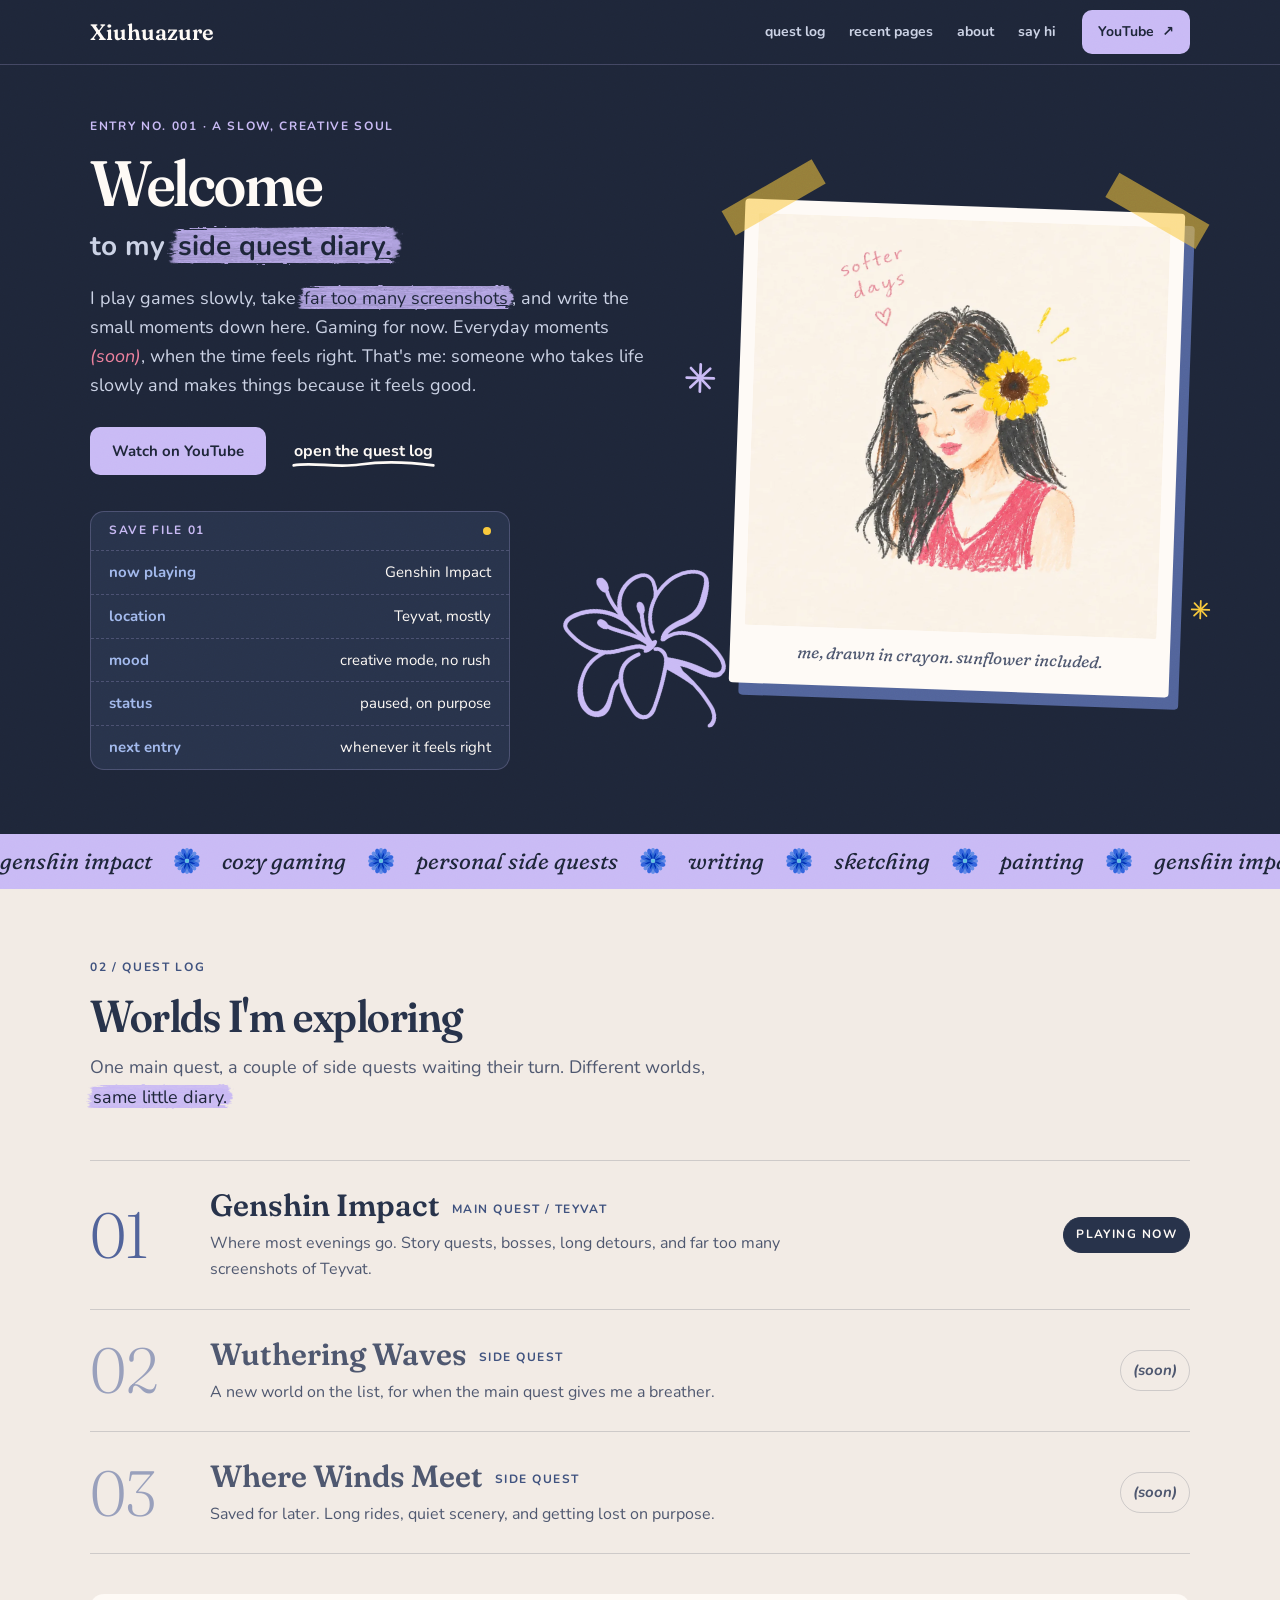
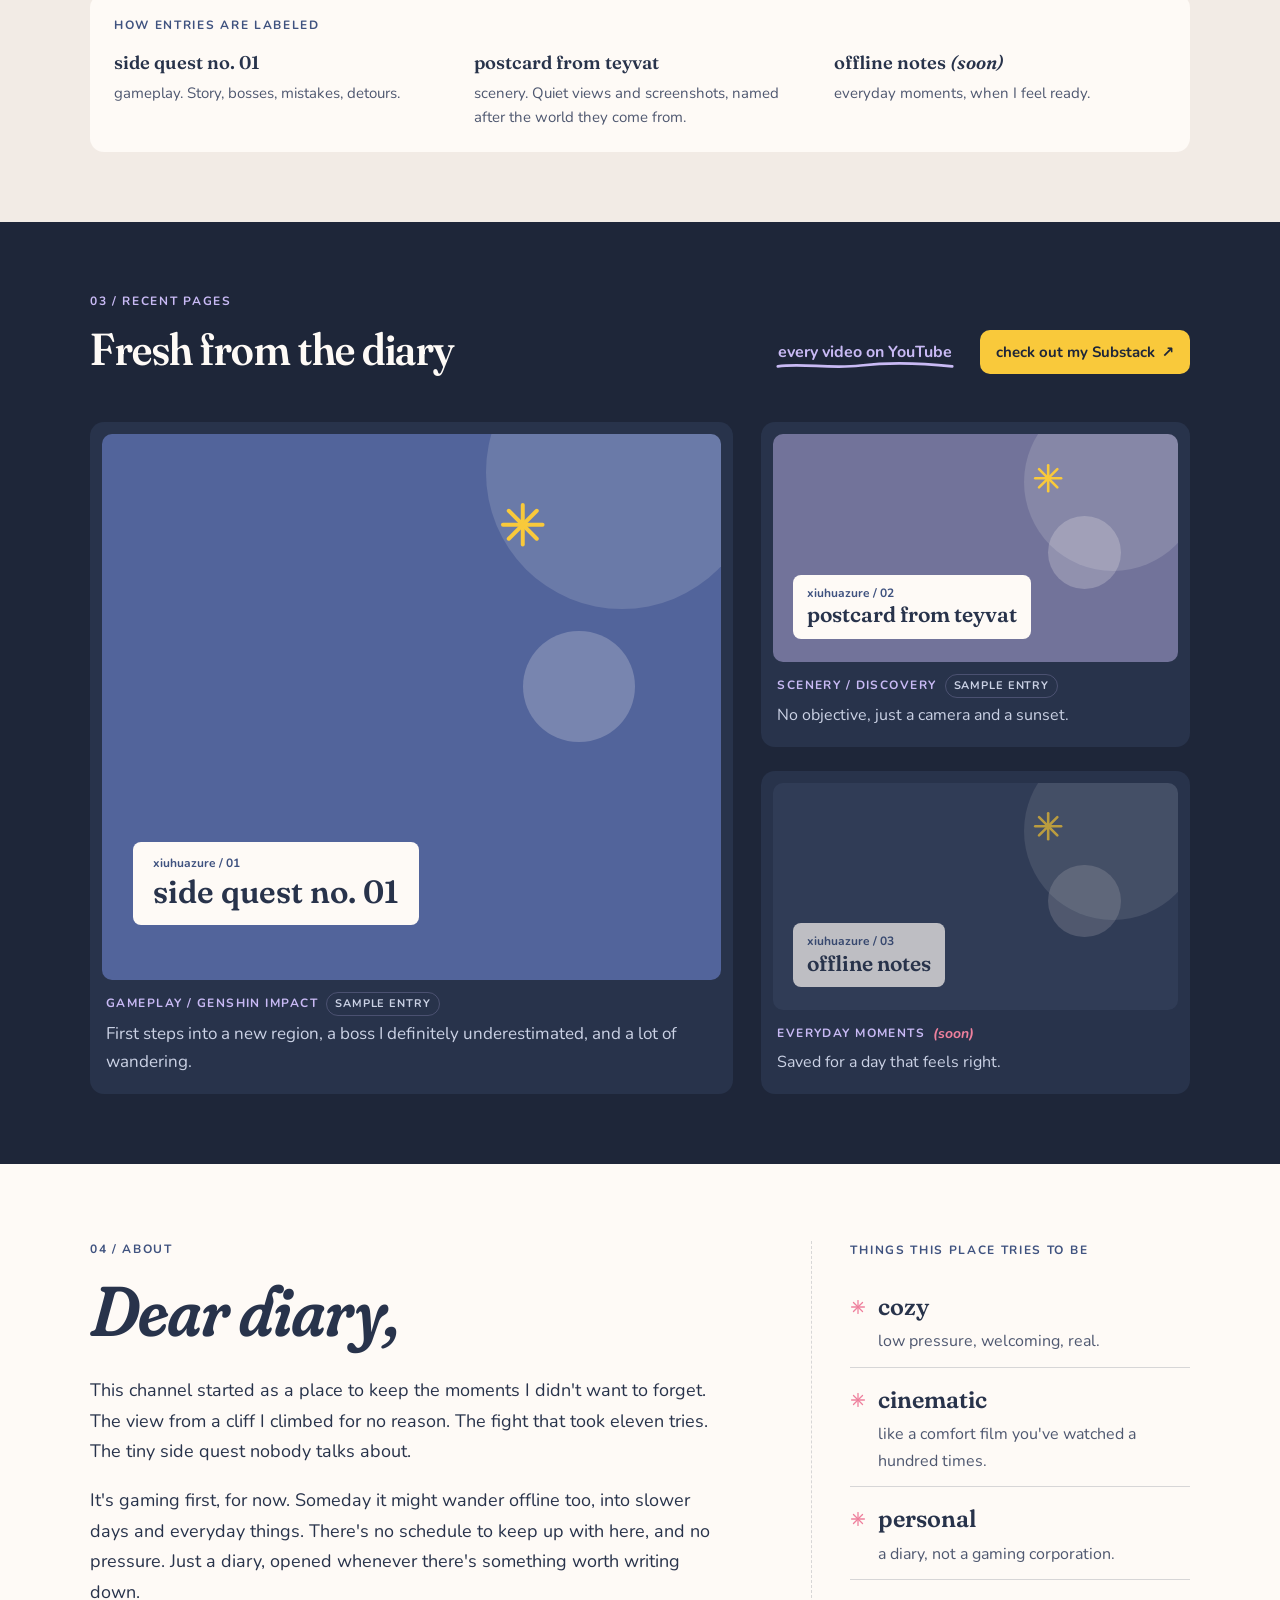
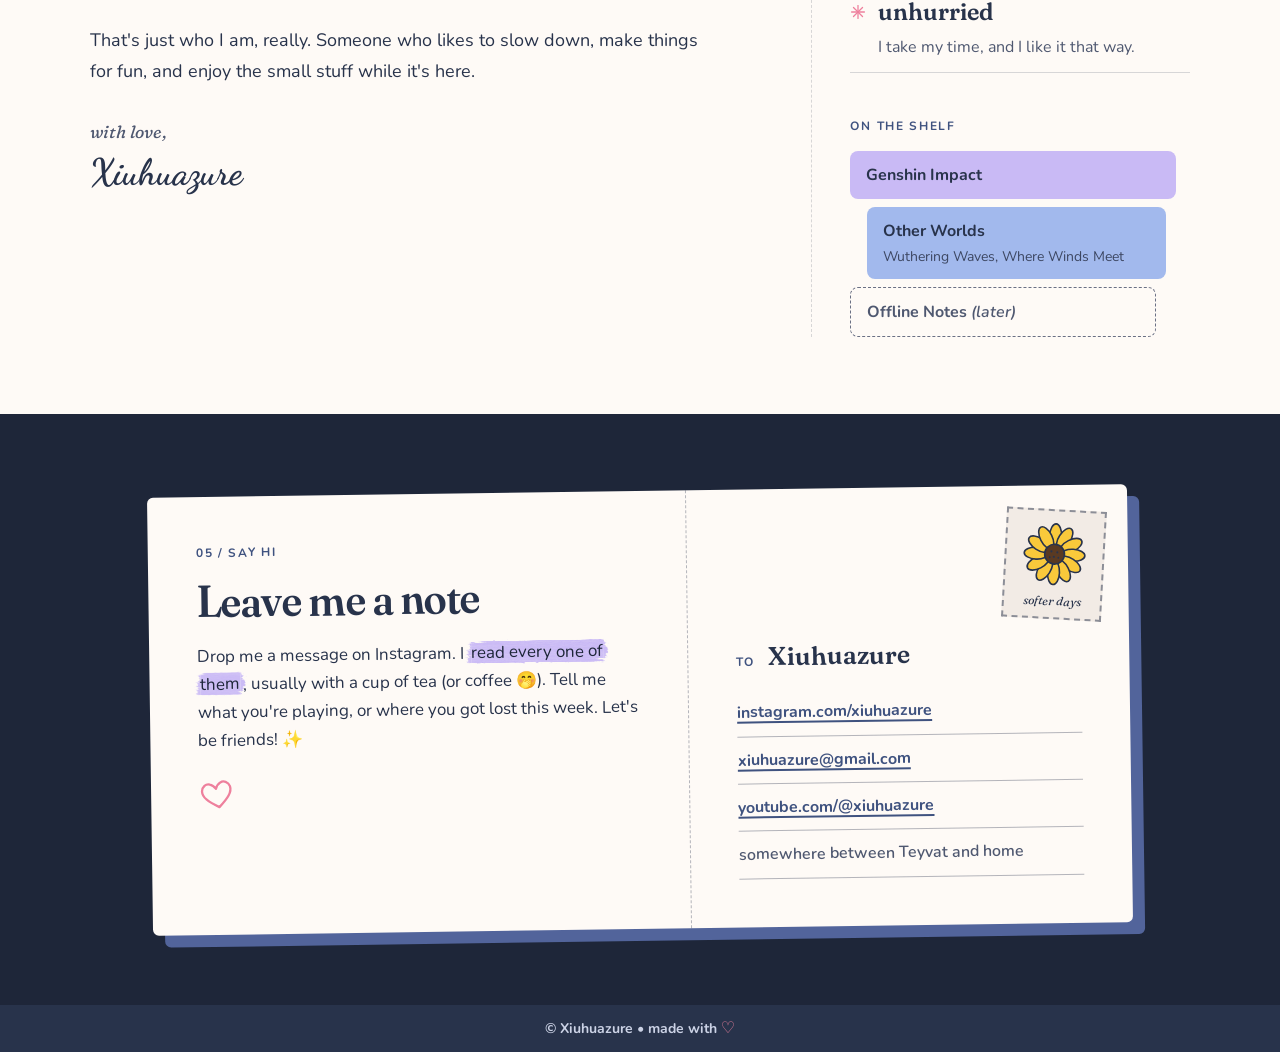
<file: index.html>
<!doctype html>
<html lang="en">
<head>
  <meta charset="utf-8">
  <meta name="viewport" content="width=device-width, initial-scale=1">
  <title>xiuhuazure's corner</title>
  <meta name="description" content="Xiuhuazure is a gaming-first visual diary of quests, scenery, mistakes, and small moments worth remembering. Genshin Impact now, more worlds soon.">
  <meta name="theme-color" content="#1E2639">
  <link rel="canonical" href="https://xiuhuazure.pages.dev/">

  <meta property="og:type" content="website">
  <meta property="og:title" content="xiuhuazure's corner">
  <meta property="og:description" content="A personal side quest diary. Genshin Impact, cozy gaming, personal side quests.">
  <meta property="og:url" content="https://xiuhuazure.pages.dev/">
  <meta property="og:image" content="https://xiuhuazure.pages.dev/assets/og-portrait.jpg?v=2">
  <meta name="twitter:card" content="summary">

  <link rel="icon" href="/favicon.ico" sizes="any">
  <link rel="icon" href="/favicon-32.png?v=2" type="image/png" sizes="32x32">
  <link rel="icon" href="/assets/icon-192.png?v=2" type="image/png" sizes="192x192">
  <link rel="apple-touch-icon" href="/assets/apple-touch-icon.png?v=2">

  <link rel="preconnect" href="https://fonts.googleapis.com">
  <link rel="preconnect" href="https://fonts.gstatic.com" crossorigin>
  <link href="https://fonts.googleapis.com/css2?family=Fraunces:ital,opsz,wght,SOFT,WONK@0,9..144,300..900,0..100,0..1;1,9..144,300..900,0..100,0..1&family=Nunito:ital,wght@0,400..800;1,400..800&display=swap" rel="stylesheet">
  <link href="https://fonts.googleapis.com/css2?family=Dancing+Script:wght@700&text=Xiuhuazure&display=swap" rel="stylesheet">
  <link rel="stylesheet" href="/styles.css?v=20">
</head>
<body>

  <!-- shared drawings, reused with <use> -->
  <svg width="0" height="0" style="position:absolute" aria-hidden="true" focusable="false">
    <defs>
      <symbol id="glint" viewBox="0 0 40 40">
        <g stroke="currentColor" stroke-width="3.2" stroke-linecap="round" fill="none">
          <path d="M20 4v32"/><path d="M4 20h32"/><path d="M8.7 8.7l22.6 22.6"/><path d="M31.3 8.7L8.7 31.3"/>
        </g>
      </symbol>
      <symbol id="sunflower" viewBox="0 0 100 100">
        <g fill="#F9C93B" stroke="#28334B" stroke-width="2.4" stroke-linejoin="round">
          <ellipse cx="50" cy="22" rx="9" ry="18"/>
          <ellipse cx="50" cy="22" rx="9" ry="18" transform="rotate(30 50 50)"/>
          <ellipse cx="50" cy="22" rx="9" ry="18" transform="rotate(60 50 50)"/>
          <ellipse cx="50" cy="22" rx="9" ry="18" transform="rotate(90 50 50)"/>
          <ellipse cx="50" cy="22" rx="9" ry="18" transform="rotate(120 50 50)"/>
          <ellipse cx="50" cy="22" rx="9" ry="18" transform="rotate(150 50 50)"/>
          <ellipse cx="50" cy="22" rx="9" ry="18" transform="rotate(180 50 50)"/>
          <ellipse cx="50" cy="22" rx="9" ry="18" transform="rotate(210 50 50)"/>
          <ellipse cx="50" cy="22" rx="9" ry="18" transform="rotate(240 50 50)"/>
          <ellipse cx="50" cy="22" rx="9" ry="18" transform="rotate(270 50 50)"/>
          <ellipse cx="50" cy="22" rx="9" ry="18" transform="rotate(300 50 50)"/>
          <ellipse cx="50" cy="22" rx="9" ry="18" transform="rotate(330 50 50)"/>
        </g>
        <circle cx="50" cy="50" r="15" fill="#5A3A22" stroke="#28334B" stroke-width="2.4"/>
        <g fill="#28334B"><circle cx="45" cy="46" r="1.6"/><circle cx="54" cy="47" r="1.6"/><circle cx="49" cy="54" r="1.6"/><circle cx="56" cy="55" r="1.4"/><circle cx="43" cy="55" r="1.4"/></g>
      </symbol>
      <symbol id="heart" viewBox="0 0 40 36">
        <path d="M20 32C9 24 3 18 4 11c1-5 6-8 10-6 3 1 5 4 6 6 1-2 3-5 6-6 4-2 9 1 10 6 1 7-5 13-16 21z" fill="none" stroke="currentColor" stroke-width="2.6" stroke-linecap="round" stroke-linejoin="round"/>
      </symbol>
    </defs>
  </svg>

  <a class="skip" href="#main">Skip to the diary</a>

  <header class="top">
    <div class="wrap top__inner">
      <a class="wordmark" href="#top" aria-label="Xiuhuazure, back to the first page">Xiuhuazure</a>
      <nav class="nav" aria-label="Sections">
        <a href="#quests">quest log</a>
        <a href="#pages">recent pages</a>
        <a href="#about">about</a>
        <a href="#hello">say hi</a>
      </nav>
      <a class="btn btn--small" href="https://www.youtube.com/@xiuhuazure" target="_blank" rel="noopener">YouTube <span aria-hidden="true">↗</span></a>
    </div>
  </header>

  <main id="main">

    <!-- 01 hero: midnight -->
    <section class="hero" id="top">
      <div class="wrap hero__grid">
        <div class="hero__text">
          <p class="eyebrow">entry no. 001 <span aria-hidden="true">·</span> a slow, creative soul</p>
          <h1 class="hero__title">
            <span class="welcome">Welcome<span class="lily lily--title" aria-hidden="true"></span></span>
            <span class="hero__sub">to my <mark class="hl">side quest diary.</mark></span>
          </h1>
          <p class="lede">I play games slowly, take <mark class="hl">far too many screenshots</mark>, and write the small moments down here. Gaming for now. Everyday moments <em>(soon)</em>, when the time feels right. That's me: someone who takes life slowly and makes things because it feels good.</p>

          <div class="hero__actions">
            <a class="btn" href="https://www.youtube.com/@xiuhuazure" target="_blank" rel="noopener">Watch on YouTube</a>
            <a class="scribble" href="#quests">open the quest log</a>
          </div>

          <dl class="savefile" aria-label="Current save file">
            <div class="savefile__head">
              <span>save file 01</span>
              <span class="savefile__dot" aria-hidden="true"></span>
            </div>
            <div><dt>now playing</dt><dd>Genshin Impact</dd></div>
            <div><dt>location</dt><dd>Teyvat, mostly</dd></div>
            <div><dt>mood</dt><dd>creative mode, no rush</dd></div>
            <div><dt>status</dt><dd>paused, on purpose</dd></div>
            <div><dt>next entry</dt><dd>whenever it feels right</dd></div>
          </dl>
        </div>

        <figure class="portrait">
          <span class="tape tape--left" aria-hidden="true"></span>
          <span class="tape tape--right" aria-hidden="true"></span>
          <picture>
            <source srcset="/assets/portrait.webp?v=2" type="image/webp">
            <img src="/assets/portrait.jpg?v=2" width="960" height="960" alt="Crayon illustration of a girl with long dark hair, eyes closed, a sunflower tucked behind her ear, with the words softer days written beside her.">
          </picture>
          <figcaption>me, drawn in crayon. sunflower included.</figcaption>
          <svg class="glint glint--a" aria-hidden="true"><use href="#glint"/></svg>
          <svg class="glint glint--b" aria-hidden="true"><use href="#glint"/></svg>
          <span class="lily lily--art" aria-hidden="true"></span>
        </figure>
      </div>
    </section>

    <!-- ticker -->
    <div class="ticker" aria-label="genshin impact, cozy gaming, personal side quests, writing, sketching, painting">
      <div class="ticker__track" aria-hidden="true">
        <span>genshin impact</span><img src="/assets/flower-blue.png" alt="" width="26" height="26">
        <span>cozy gaming</span><img src="/assets/flower-blue.png" alt="" width="26" height="26">
        <span>personal side quests</span><img src="/assets/flower-blue.png" alt="" width="26" height="26">
        <span>writing</span><img src="/assets/flower-blue.png" alt="" width="26" height="26">
        <span>sketching</span><img src="/assets/flower-blue.png" alt="" width="26" height="26">
        <span>painting</span><img src="/assets/flower-blue.png" alt="" width="26" height="26">
        <span>genshin impact</span><img src="/assets/flower-blue.png" alt="" width="26" height="26">
        <span>cozy gaming</span><img src="/assets/flower-blue.png" alt="" width="26" height="26">
        <span>personal side quests</span><img src="/assets/flower-blue.png" alt="" width="26" height="26">
        <span>writing</span><img src="/assets/flower-blue.png" alt="" width="26" height="26">
        <span>sketching</span><img src="/assets/flower-blue.png" alt="" width="26" height="26">
        <span>painting</span><img src="/assets/flower-blue.png" alt="" width="26" height="26">
        <span>genshin impact</span><img src="/assets/flower-blue.png" alt="" width="26" height="26">
        <span>cozy gaming</span><img src="/assets/flower-blue.png" alt="" width="26" height="26">
        <span>personal side quests</span><img src="/assets/flower-blue.png" alt="" width="26" height="26">
        <span>writing</span><img src="/assets/flower-blue.png" alt="" width="26" height="26">
        <span>sketching</span><img src="/assets/flower-blue.png" alt="" width="26" height="26">
        <span>painting</span><img src="/assets/flower-blue.png" alt="" width="26" height="26">
        <span>genshin impact</span><img src="/assets/flower-blue.png" alt="" width="26" height="26">
        <span>cozy gaming</span><img src="/assets/flower-blue.png" alt="" width="26" height="26">
        <span>personal side quests</span><img src="/assets/flower-blue.png" alt="" width="26" height="26">
        <span>writing</span><img src="/assets/flower-blue.png" alt="" width="26" height="26">
        <span>sketching</span><img src="/assets/flower-blue.png" alt="" width="26" height="26">
        <span>painting</span><img src="/assets/flower-blue.png" alt="" width="26" height="26">
      </div>
    </div>
    </div>

    <!-- 02 quest log: the worlds, light -->
    <section class="quests" id="quests" aria-labelledby="quests-title">
      <div class="wrap">
        <div class="section-head">
          <p class="eyebrow">02 <span aria-hidden="true">/</span> quest log</p>
          <h2 id="quests-title">Worlds I'm exploring</h2>
          <p class="section-head__note">One main quest, a couple of side quests waiting their turn. Different worlds, <mark class="hl">same little diary.</mark></p>
        </div>

        <ol class="log">
          <li class="log__row">
            <span class="log__num">01</span>
            <div class="log__body">
              <h3>Genshin Impact <span class="log__tag">main quest / teyvat</span></h3>
              <p>Where most evenings go. Story quests, bosses, long detours, and far too many screenshots of Teyvat.</p>
            </div>
            <span class="status status--on">playing now</span>
          </li>
          <li class="log__row log__row--locked">
            <span class="log__num">02</span>
            <div class="log__body">
              <h3>Wuthering Waves <span class="log__tag">side quest</span></h3>
              <p>A new world on the list, for when the main quest gives me a breather.</p>
            </div>
            <span class="status"><em>(soon)</em></span>
          </li>
          <li class="log__row log__row--locked">
            <span class="log__num">03</span>
            <div class="log__body">
              <h3>Where Winds Meet <span class="log__tag">side quest</span></h3>
              <p>Saved for later. Long rides, quiet scenery, and getting lost on purpose.</p>
            </div>
            <span class="status"><em>(soon)</em></span>
          </li>
        </ol>

        <div class="key">
          <p class="key__title">how entries are labeled</p>
          <dl class="key__list">
            <div><dt>side quest no. 01</dt><dd>gameplay. Story, bosses, mistakes, detours.</dd></div>
            <div><dt>postcard from teyvat</dt><dd>scenery. Quiet views and screenshots, named after the world they come from.</dd></div>
            <div><dt>offline notes <em>(soon)</em></dt><dd>everyday moments, when I feel ready.</dd></div>
          </dl>
        </div>
      </div>
    </section>

    <!-- 03 recent pages: moody cards, dark -->
    <section class="pages" id="pages" aria-labelledby="pages-title">
      <div class="wrap">
        <div class="section-head section-head--row">
          <div>
            <p class="eyebrow">03 <span aria-hidden="true">/</span> recent pages</p>
            <h2 id="pages-title">Fresh from the diary</h2>
          </div>
          <div class="head-links">
            <a class="scribble" href="https://www.youtube.com/@xiuhuazure/videos" target="_blank" rel="noopener">every video on YouTube</a>
            <a class="btn btn--substack" href="https://xiuhuazure.substack.com/" target="_blank" rel="noopener">
              check out my Substack <span aria-hidden="true">↗</span>
            </a>
          </div>
        </div>

        <!--
          ===== HOW TO ADD A VIDEO (full guide: docs/EDITING.md) =====
          Copy this block, paste it as the FIRST card inside <div class="shelf">,
          and add class "entry--feature" to whichever card should be the big one.

          <a class="entry" href="https://www.youtube.com/watch?v=VIDEO_ID" target="_blank" rel="noopener">
            <div class="thumb thumb--photo">
              <img class="thumb__img" src="https://i.ytimg.com/vi/VIDEO_ID/hqdefault.jpg" alt="" loading="lazy">
              <span class="thumb__play" aria-hidden="true"></span>
            </div>
            <div class="entry__meta">
              <span class="entry__cat">gameplay / genshin impact</span>
              <span class="entry__line">One sentence about the video.</span>
            </div>
          </a>

          VIDEO_ID = the part after "watch?v=" in the YouTube link (twice above).
          Your own picture instead: put it in assets/videos/ and use
          src="/assets/videos/your-file.jpg"
        -->
        <div class="shelf">
          <a class="entry entry--feature" href="https://www.youtube.com/@xiuhuazure/videos" target="_blank" rel="noopener">
            <div class="thumb thumb--azure">
              <span class="thumb__moon" aria-hidden="true"></span>
              <span class="thumb__moon thumb__moon--small" aria-hidden="true"></span>
              <svg class="thumb__glint" aria-hidden="true"><use href="#glint"/></svg>
              <span class="thumb__play" aria-hidden="true"></span>
              <div class="thumb__plate">
                <span class="thumb__no">xiuhuazure / 01</span>
                <span class="thumb__title">side quest no. 01</span>
              </div>
            </div>
            <div class="entry__meta">
              <span class="entry__cat">gameplay / genshin impact <span class="sample">sample entry</span></span>
              <span class="entry__line">First steps into a new region, a boss I definitely underestimated, and a lot of wandering.</span>
            </div>
          </a>

          <a class="entry" href="https://www.youtube.com/@xiuhuazure/videos" target="_blank" rel="noopener">
            <div class="thumb thumb--violet">
              <span class="thumb__moon" aria-hidden="true"></span>
              <span class="thumb__moon thumb__moon--small" aria-hidden="true"></span>
              <svg class="thumb__glint" aria-hidden="true"><use href="#glint"/></svg>
              <span class="thumb__play" aria-hidden="true"></span>
              <div class="thumb__plate">
                <span class="thumb__no">xiuhuazure / 02</span>
                <span class="thumb__title">postcard from teyvat</span>
              </div>
            </div>
            <div class="entry__meta">
              <span class="entry__cat">scenery / discovery <span class="sample">sample entry</span></span>
              <span class="entry__line">No objective, just a camera and a sunset.</span>
            </div>
          </a>

          <div class="entry entry--locked">
            <div class="thumb thumb--night">
              <span class="thumb__moon" aria-hidden="true"></span>
              <span class="thumb__moon thumb__moon--small" aria-hidden="true"></span>
              <svg class="thumb__glint" aria-hidden="true"><use href="#glint"/></svg>
              <div class="thumb__plate">
                <span class="thumb__no">xiuhuazure / 03</span>
                <span class="thumb__title">offline notes</span>
              </div>
            </div>
            <div class="entry__meta">
              <span class="entry__cat">everyday moments <em>(soon)</em></span>
              <span class="entry__line">Saved for a day that feels right.</span>
            </div>
          </div>
        </div>
      </div>
    </section>

    <!-- 04 about: light diary note -->
    <section class="about" id="about" aria-labelledby="about-title">
      <div class="wrap about__grid">
        <div class="letter">
          <p class="eyebrow">04 <span aria-hidden="true">/</span> about</p>
          <h2 id="about-title" class="letter__greeting">Dear diary,</h2>
          <p>This channel started as a place to keep the moments I didn't want to forget. The view from a cliff I climbed for no reason. The fight that took eleven tries. The tiny side quest nobody talks about.</p>
          <p>It's gaming first, for now. Someday it might wander offline too, into slower days and everyday things. There's no schedule to keep up with here, and no pressure. Just a diary, opened whenever there's something worth writing down.</p>
          <p>That's just who I am, really. Someone who likes to slow down, make things for fun, and enjoy the small stuff while it's here.</p>
          <p class="letter__sign">with love,<br><span>Xiuhuazure</span></p>
        </div>

        <aside class="notes" aria-label="Notes in the margin">
          <h3 class="notes__title">things this place tries to be</h3>
          <dl class="notes__list">
            <div>
              <dt><svg aria-hidden="true"><use href="#glint"/></svg>cozy</dt>
              <dd>low pressure, welcoming, real.</dd>
            </div>
            <div>
              <dt><svg aria-hidden="true"><use href="#glint"/></svg>cinematic</dt>
              <dd>like a comfort film you've watched a hundred times.</dd>
            </div>
            <div>
              <dt><svg aria-hidden="true"><use href="#glint"/></svg>personal</dt>
              <dd>a diary, not a gaming corporation.</dd>
            </div>
            <div>
              <dt><svg aria-hidden="true"><use href="#glint"/></svg>unhurried</dt>
              <dd>I take my time, and I like it that way.</dd>
            </div>
          </dl>

          <h3 class="notes__title">on the shelf</h3>
          <ul class="spines">
            <li class="spine spine--lilac">Genshin Impact</li>
            <li class="spine spine--peri">Other Worlds <span>Wuthering Waves, Where Winds Meet</span></li>
            <li class="spine spine--ghost">Offline Notes <em>(later)</em></li>
          </ul>
        </aside>
      </div>
    </section>

    <!-- 05 say hi: dark -->
    <section class="hello" id="hello" aria-labelledby="hello-title">
      <div class="wrap">
        <article class="postcard">
          <div class="postcard__message">
            <p class="eyebrow">05 <span aria-hidden="true">/</span> say hi</p>
            <h2 id="hello-title">Leave me a note</h2>
            <p>Drop me a message on Instagram. I <mark class="hl">read every one of them</mark>, usually with a cup of tea (or coffee 🤭). Tell me what you're playing, or where you got lost this week. Let's be friends! ✨</p>
            <svg class="postcard__heart" aria-hidden="true"><use href="#heart"/></svg>
          </div>
          <div class="postcard__address">
            <div class="stamp" aria-hidden="true">
              <svg><use href="#sunflower"/></svg>
              <span>softer days</span>
            </div>
            <p class="postcard__to"><span>to</span> Xiuhuazure</p>
            <ul class="postcard__lines">
              <li><a href="https://www.instagram.com/xiuhuazure/" target="_blank" rel="noopener">instagram.com/xiuhuazure</a></li>
              <li><span class="js-mail" data-u="xiuhuazure" data-d="gmail" data-t="com">xiuhuazure at gmail dot com</span></li>
              <li><a href="https://www.youtube.com/@xiuhuazure" target="_blank" rel="noopener">youtube.com/@xiuhuazure</a></li>
              <li class="muted">somewhere between Teyvat and home</li>
            </ul>
          </div>
        </article>
      </div>
    </section>
  </main>

  <footer class="foot">
    <div class="wrap foot__inner">
      <p>© Xiuhuazure <span aria-hidden="true">•</span> made with <span class="foot__heart" aria-label="love">♡</span></p>
    </div>
  </footer>

  <script src="/script.js?v=3" defer></script>
</body>
</html>
</file>
<file: styles.css>
/* Xiuhuazure · personal site
   Dusk meets diary: midnight and film cream foundations, Moonlit Lilac as the
   soft highlight, petal pink and sunflower gold as tiny signature details.
   Tokens follow the 2026 website colour and typography guide. No gradients. */

:root {
  /* brand tokens (copied exactly) */
  --bg-dark: #1E2639;
  --surface-dark: #28334B;
  --bg-light: #F2EBE5;
  --surface-light: #FEFAF6;
  --accent-azure: #52649B;
  --accent-violet: #72739A;
  --accent-lilac: #C9BAF5;
  --accent-peri: #A2B9ED;
  --accent-pink: #EE809D;
  --accent-sunflower: #F9C93B;
  --muted-ink: #6A7084;

  /* semantic, light theme by default */
  --bg: var(--bg-light);
  --surface: var(--surface-light);
  --text: #28334B;
  --muted: #4F5870;
  --accent: #3F527F;
  --label: #3F527F;
  --line-color: rgba(40, 51, 75, .18);

  --font-display: "Fraunces", Georgia, "Times New Roman", serif;
  --font-body: "Nunito", Arial, system-ui, sans-serif;

  --wrap: 1180px;
  --gutter: clamp(20px, 4vw, 40px);
  --radius: 14px;
}

/* dark / cinematic sections */
.top, .hero, .pages, .hello, .foot {
  --bg: var(--bg-dark);
  --surface: var(--surface-dark);
  --text: #FEFAF6;
  --muted: #CBD2E5;
  --accent: var(--accent-lilac);
  --label: var(--accent-lilac);
  --line-color: rgba(201, 186, 245, .22);
}

*, *::before, *::after { box-sizing: border-box; }

html { scroll-behavior: smooth; scroll-padding-top: 72px; overflow-x: clip; }
@media (prefers-reduced-motion: reduce) { html { scroll-behavior: auto; } }

body {
  margin: 0;
  background: var(--bg-dark);
  color: var(--text);
  font-family: var(--font-body);
  font-size: 1rem;
  line-height: 1.65;
  -webkit-font-smoothing: antialiased;
  overflow-x: hidden;
}

/* subtle film grain */
body::after {
  content: "";
  position: fixed;
  inset: 0;
  pointer-events: none;
  z-index: 100;
  opacity: .07;
  mix-blend-mode: overlay;
  background-image: url("data:image/svg+xml;utf8,<svg xmlns='http://www.w3.org/2000/svg' width='220' height='220'><filter id='n'><feTurbulence type='fractalNoise' baseFrequency='.85' numOctaves='3' stitchTiles='stitch'/></filter><rect width='100%' height='100%' filter='url(%23n)'/></svg>");
}

img, svg { display: block; max-width: 100%; }
a { color: var(--accent); }
em { font-style: italic; }

h1, h2, h3 { margin: 0; font-family: var(--font-display); color: var(--text); }
h2 {
  font-weight: 600;
  font-size: clamp(2rem, 3.5vw, 3.25rem);
  line-height: 1.12;
  letter-spacing: -.01em;
  font-variation-settings: "SOFT" 50, "opsz" 96;
}

.wrap {
  width: 100%;
  max-width: var(--wrap);
  margin: 0 auto;
  padding: 0 var(--gutter);
}

section, .top, .foot { background: var(--bg); color: var(--text); }

.skip {
  position: absolute;
  left: 12px; top: -60px;
  background: var(--accent-lilac); color: var(--bg-dark);
  padding: 10px 14px; border-radius: 8px;
  z-index: 200; font-weight: 700;
}
.skip:focus { top: 12px; }

:focus-visible { outline: 3px solid var(--accent-pink); outline-offset: 3px; border-radius: 4px; }

.eyebrow {
  margin: 0 0 14px;
  font-size: .75rem;
  line-height: 1.45;
  font-weight: 700;
  letter-spacing: .14em;
  text-transform: uppercase;
  color: var(--label);
}

/* buttons: solid, high contrast, 44px touch targets */
.btn {
  display: inline-flex;
  align-items: center;
  justify-content: center;
  gap: 8px;
  min-height: 48px;
  padding: 0 22px;
  background: var(--accent-lilac);
  color: var(--bg-dark);
  font-weight: 700;
  font-size: .9375rem;
  line-height: 1.3;
  text-decoration: none;
  border-radius: 10px;
  transition: transform .15s ease, background-color .15s ease;
}
.btn:hover { background: #D8CCF8; transform: translateY(-1px); }
.btn:active { transform: translateY(1px); }
.btn--small { min-height: 44px; padding: 0 16px; font-size: .875rem; }

/* hand-drawn underline link, follows the text colour */
.scribble {
  position: relative;
  display: inline-flex;
  align-items: center;
  min-height: 44px;
  color: var(--text);
  font-weight: 700;
  text-decoration: none;
  white-space: nowrap;
}
.scribble::after {
  content: "";
  position: absolute;
  left: -2px; right: -2px; bottom: 4px;
  height: 9px;
  background: currentColor;
  -webkit-mask: url("data:image/svg+xml;utf8,<svg xmlns='http://www.w3.org/2000/svg' viewBox='0 0 200 10' preserveAspectRatio='none'><path d='M2 6 C 30 2, 60 9, 95 5 S 160 2, 198 6' fill='none' stroke='black' stroke-width='3' stroke-linecap='round'/></svg>") no-repeat center / 100% 100%;
  mask: url("data:image/svg+xml;utf8,<svg xmlns='http://www.w3.org/2000/svg' viewBox='0 0 200 10' preserveAspectRatio='none'><path d='M2 6 C 30 2, 60 9, 95 5 S 160 2, 198 6' fill='none' stroke='black' stroke-width='3' stroke-linecap='round'/></svg>") no-repeat center / 100% 100%;
}
/* hover: colour change only, no movement */
.scribble { transition: color .2s ease; }
.scribble:hover { color: var(--accent-lilac); }

/* lilac dry brush highlight behind a few key words.
   The ragged ends keep a fixed size; only the even middle stretches. */
mark.hl {
  background: none;
  color: var(--bg-dark);
  border: 0 solid transparent;
  border-width: 0 .4em;
  border-image: url("/assets/brush-lilac.png?v=4") 0 110 fill / 0 .4em stretch;
  padding: .04em 0 0;
  margin: 0 -.2em;
  -webkit-box-decoration-break: clone;
  box-decoration-break: clone;
}

/* ---------- header (dark) ---------- */
.top {
  position: sticky;
  top: 0;
  z-index: 50;
  border-bottom: 1px solid var(--line-color);
}
.top__inner {
  display: flex;
  align-items: center;
  gap: 16px;
  min-height: 64px;
}
.wordmark {
  font-family: var(--font-display);
  font-variation-settings: "SOFT" 50, "opsz" 48;
  font-weight: 600;
  font-size: 1.4rem;
  color: var(--text);
  text-decoration: none;
  margin-right: auto;
}
.nav { display: flex; gap: 4px; }
.nav a {
  display: inline-flex;
  align-items: center;
  min-height: 44px;
  padding: 0 10px;
  font-size: .875rem;
  font-weight: 700;
  color: var(--muted);
  text-decoration: none;
  border-radius: 8px;
}
.nav a:hover { color: var(--text); text-decoration: underline; text-decoration-color: var(--accent-lilac); text-underline-offset: 6px; text-decoration-thickness: 2px; }

@media (max-width: 767px) {
  .nav { display: none; }
}

/* ---------- hero (dark) ---------- */
.hero { padding: clamp(28px, 3.5vw, 48px) 0 clamp(40px, 5vw, 64px); }

.hero__grid {
  display: grid;
  grid-template-columns: 1.1fr .9fr;
  gap: clamp(32px, 5vw, 72px);
  align-items: start;
}
.hero__text { padding-top: 8px; }
.hero__grid > .portrait { align-self: center; } /* photo and lily sit centred beside the text */
.hero__title { margin: 0 0 20px; font-weight: 600; }
.welcome {
  position: relative;
  display: inline-block;
  font-family: var(--font-display);
  font-variation-settings: "SOFT" 50, "WONK" 1, "opsz" 144;
  font-weight: 600;
  font-size: clamp(2.75rem, 5vw, 5rem);
  line-height: 1.05;
  letter-spacing: -.02em;
}
.hero__sub {
  display: block;
  margin-top: 10px;
  font-family: var(--font-body);
  font-weight: 700;
  font-size: clamp(1.3rem, 2.2vw, 1.75rem);
  line-height: 1.3;
  color: var(--muted);
}
.lede {
  max-width: 34em;
  margin: 0 0 28px;
  font-size: 1.125rem;
  line-height: 1.6;
  color: var(--muted);
}
.lede em { color: var(--accent-pink); }

.hero__actions {
  display: flex;
  flex-wrap: wrap;
  align-items: center;
  gap: 12px 28px;
  margin-bottom: 36px;
}

.savefile {
  margin: 0;
  max-width: 420px;
  background: var(--surface);
  border: 1px solid var(--line-color);
  border-radius: var(--radius);
  font-size: .9375rem;
  overflow: hidden;
}
.savefile > div { display: flex; justify-content: space-between; gap: 16px; padding: 9px 18px; }
.savefile > div + div { border-top: 1px dashed var(--line-color); }
.savefile__head {
  align-items: center;
  font-weight: 700;
  font-size: .75rem;
  letter-spacing: .14em;
  text-transform: uppercase;
  color: var(--accent-lilac);
}
.savefile__dot {
  width: 8px; height: 8px; border-radius: 50%;
  background: var(--accent-sunflower);
  animation: blink 2.4s ease-in-out infinite;
}
.savefile dt { font-weight: 700; color: var(--accent-peri); }
.savefile dd { margin: 0; text-align: right; color: var(--text); }

@keyframes blink { 50% { opacity: .3; } }

.portrait {
  position: relative;
  margin: 16px 0 0; /* keeps the tape clear of the header line */
  padding: 14px 14px 18px;
  background: var(--surface-light);
  border-radius: 4px;
  transform: rotate(2deg);
  box-shadow: 10px 12px 0 var(--accent-azure);
  justify-self: center;
  width: min(100%, 440px);
}
.portrait img { width: 100%; height: auto; border-radius: 2px; }
.portrait figcaption {
  margin-top: 12px;
  font-family: var(--font-display);
  font-style: italic;
  font-variation-settings: "SOFT" 100, "WONK" 1;
  font-size: 1.05rem;
  text-align: center;
  color: #4F5870;
}
.tape {
  position: absolute;
  top: -16px;
  width: 104px; height: 28px;
  background: rgba(249, 201, 59, .55);
}
.tape--left { left: -24px; transform: rotate(-32deg); }
.tape--right { right: -24px; transform: rotate(28deg); }

.glint { position: absolute; }
.glint--a { width: 34px; height: 34px; left: -56px; top: 34%; color: var(--accent-lilac); animation: twinkle 4s ease-in-out infinite; }
.glint--b { width: 22px; height: 22px; right: -40px; bottom: 16%; color: var(--accent-sunflower); animation: twinkle 4s ease-in-out 1.6s infinite; }
@keyframes twinkle {
  0%, 100% { transform: scale(1) rotate(0deg); }
  50% { transform: scale(.75) rotate(25deg); }
}

/* hand-drawn lily: polaroid corner on desktop, beside Welcome on phones */
.lily {
  display: none;
  position: absolute;
  aspect-ratio: 1;
  background: var(--accent-lilac);
  -webkit-mask: url("/assets/lily-doodle.png") center / contain no-repeat;
  mask: url("/assets/lily-doodle.png") center / contain no-repeat;
  pointer-events: none;
}
.lily--art { display: block; width: 170px; left: -168px; bottom: -60px; transform: rotate(-14deg); z-index: 2; }
.lily--title { width: .62em; right: -.62em; top: -.3em; transform: rotate(16deg); }

@media (max-width: 880px) {
  .hero__grid { grid-template-columns: 1fr; }
  .portrait { width: min(86%, 400px); margin-top: 44px; margin-bottom: 24px; }
  .glint--a { left: -40px; }
  .glint--b { right: -30px; }
  .lily--art { display: none; }
  .lily--title { display: block; }
}

/* ---------- ticker ---------- */
.ticker {
  background: var(--accent-lilac);
  color: var(--bg-dark);
  overflow: hidden;
}
.ticker__track {
  display: flex;
  align-items: center;
  gap: 22px;
  width: max-content;
  padding: 9px 0;
  animation: drift 80s linear infinite;
}
.ticker:hover .ticker__track { animation-play-state: paused; }
.ticker__track span {
  font-family: var(--font-display);
  font-variation-settings: "SOFT" 100, "WONK" 1;
  font-style: italic;
  font-size: clamp(1.1rem, 2vw, 1.4rem);
  white-space: nowrap;
}
.ticker__track img { width: 26px; height: 26px; flex: none; animation: spin 14s linear infinite; }
@keyframes drift { to { transform: translateX(-50%); } }
@keyframes spin { to { transform: rotate(360deg); } }

/* ---------- section heads ---------- */
.section-head { margin-bottom: clamp(28px, 4vw, 48px); max-width: 65ch; }
.section-head__note { margin: 12px 0 0; font-size: 1.125rem; color: var(--muted); }
.section-head--row {
  max-width: none;
  display: flex;
  justify-content: space-between;
  align-items: flex-end;
  gap: 16px 24px;
  flex-wrap: wrap;
}

/* ---------- quest log (light) ---------- */
.quests { padding: clamp(44px, 5.5vw, 76px) 0; }
.log {
  list-style: none;
  margin: 0;
  padding: 0;
  border-top: 1px solid var(--line-color);
}
.log__row {
  display: grid;
  grid-template-columns: 96px 1fr auto;
  align-items: center;
  gap: 24px;
  padding: 26px 0;
  border-bottom: 1px solid var(--line-color);
}
.log__num {
  font-family: var(--font-display);
  font-variation-settings: "SOFT" 50, "opsz" 144;
  font-weight: 300;
  font-size: clamp(2.8rem, 5vw, 4rem);
  line-height: 1;
  color: var(--accent-azure);
}
.log__body h3 {
  font-weight: 600;
  font-size: clamp(1.4rem, 2.4vw, 2rem);
  line-height: 1.2;
  margin-bottom: 6px;
  font-variation-settings: "SOFT" 50, "opsz" 48;
}
.log__tag {
  display: inline-block;
  margin-left: 6px;
  font-family: var(--font-body);
  font-weight: 700;
  font-size: .75rem;
  letter-spacing: .12em;
  text-transform: uppercase;
  color: var(--label);
  vertical-align: middle;
}
.log__body p { margin: 0; max-width: 60ch; color: var(--muted); }
.status {
  font-weight: 700;
  font-size: .75rem;
  letter-spacing: .12em;
  text-transform: uppercase;
  padding: 7px 12px;
  border: 1px solid var(--line-color);
  border-radius: 999px;
  white-space: nowrap;
  color: var(--muted);
}
.status--on { background: var(--surface-dark); border-color: var(--surface-dark); color: var(--surface-light); }
.status em { text-transform: none; letter-spacing: 0; font-size: .9375rem; color: var(--muted); }
.log__row--locked .log__num { opacity: .55; }
.log__row--locked h3 { color: var(--muted); }

.key {
  margin-top: 40px;
  padding: 22px 24px;
  background: var(--surface);
  border-radius: var(--radius);
}
.key__title {
  margin: 0 0 12px;
  font-size: .75rem;
  font-weight: 700;
  letter-spacing: .14em;
  text-transform: uppercase;
  color: var(--label);
}
.key__list { margin: 0; display: grid; grid-template-columns: repeat(3, 1fr); gap: 16px 28px; }
.key__list dt { font-family: var(--font-display); font-weight: 600; font-size: 1.15rem; }
.key__list dd { margin: 2px 0 0; color: var(--muted); font-size: .9375rem; }

@media (max-width: 767px) {
  .log__row { grid-template-columns: 56px 1fr; gap: 6px 14px; align-items: start; }
  .log__num { font-size: 2.6rem; }
  .log__tag { display: block; margin: 4px 0 0; }
  .status { grid-column: 2; justify-self: start; margin-top: 10px; }
  .key__list { grid-template-columns: 1fr; }
}

/* ---------- recent pages (dark, moody cards) ---------- */
.pages { padding: clamp(44px, 5.5vw, 76px) 0; }
.pages .scribble { color: var(--accent-lilac); }
.pages .scribble:hover { color: var(--accent-pink); }
.head-links { display: flex; flex-wrap: wrap; align-items: center; gap: 12px 28px; }
/* Substack: the one filled call to action in this section */
.btn--substack { background: var(--accent-sunflower); color: var(--bg-dark); }
.btn--substack:hover { background: #FBD86A; }
.btn--substack { min-height: 44px; padding: 0 16px; gap: 6px; }
.shelf {
  display: grid;
  grid-template-columns: 1.5fr 1fr;
  gap: 24px 28px;
}
.entry--feature { grid-row: span 2; }
.entry--feature .thumb { flex: 1; aspect-ratio: auto; min-height: 260px; }
.entry {
  display: flex;
  flex-direction: column;
  gap: 12px;
  padding: 12px 12px 18px;
  background: var(--surface);
  border-radius: var(--radius);
  text-decoration: none;
  color: var(--text);
  transition: transform .2s ease, background-color .2s ease;
}
a.entry:hover { transform: translateY(-3px); background: #2F3B57; }
.thumb {
  position: relative;
  aspect-ratio: 16 / 9;
  border-radius: 10px;
  overflow: hidden;
}
.thumb--azure { background: var(--accent-azure); }
.thumb--violet { background: var(--accent-violet); }
.thumb--night { background: #34405C; }
/* real thumbnails: the image fills the card, decorations hidden */
.thumb--photo { background: var(--surface-dark); }
.thumb__img { position: absolute; inset: 0; width: 100%; height: 100%; object-fit: cover; }
/* a real thumbnail keeps its true 16:9 shape, even on the big card */
.entry--feature .thumb--photo { flex: none; aspect-ratio: 16 / 9; min-height: 0; }
.entry--feature:has(.thumb--photo) { align-self: start; }
.thumb--photo .thumb__play { opacity: .9; z-index: 1; border-left-color: var(--surface-light); filter: drop-shadow(0 1px 3px rgba(0,0,0,.5)); }
.thumb__moon {
  position: absolute;
  width: 44%; aspect-ratio: 1;
  right: -6%; top: -18%;
  border-radius: 50%;
  background: rgba(254, 250, 246, .14);
}
.thumb__moon--small { width: 18%; right: 14%; top: 36%; background: rgba(254, 250, 246, .22); }
.thumb__glint { position: absolute; width: 8%; height: auto; aspect-ratio: 1; right: 28%; top: 12%; color: var(--accent-sunflower); }
.thumb__play {
  position: absolute;
  left: 6%; top: 12%;
  width: 0; height: 0;
  border-left: 16px solid var(--surface-light);
  border-top: 10px solid transparent;
  border-bottom: 10px solid transparent;
  opacity: 0;
  transition: opacity .2s ease;
}
a.entry:hover .thumb__play { opacity: 1; }
.thumb__plate {
  position: absolute;
  left: 5%; bottom: 10%;
  max-width: 76%;
  background: var(--surface-light);
  color: #28334B;
  border-radius: 8px;
  padding: 9px 14px 11px;
}
.thumb__no { display: block; font-size: .75rem; font-weight: 700; color: #3F527F; }
.thumb__title {
  display: block;
  font-family: var(--font-display);
  font-variation-settings: "SOFT" 50, "opsz" 48;
  font-weight: 600;
  font-size: clamp(1rem, 1.7vw, 1.35rem);
  line-height: 1.15;
}
.entry--feature .thumb__title { font-size: clamp(1.35rem, 2.6vw, 2rem); }
.entry--feature .thumb__plate { padding: 12px 20px 14px; }
.entry--locked .thumb { opacity: .7; }

.entry__meta { display: flex; flex-direction: column; gap: 4px; padding: 0 4px; }
.entry__cat {
  display: flex;
  flex-wrap: wrap;
  align-items: center;
  gap: 8px;
  font-size: .75rem;
  font-weight: 700;
  letter-spacing: .12em;
  text-transform: uppercase;
  color: var(--accent-lilac);
}
.entry__cat em { text-transform: none; letter-spacing: 0; font-size: .875rem; color: var(--accent-pink); }
.sample {
  padding: 2px 8px;
  border: 1px solid var(--line-color);
  border-radius: 999px;
  color: var(--muted);
  letter-spacing: .08em;
  font-size: .6875rem;
}
.entry__line { color: var(--muted); }
.entry--feature .entry__line { font-size: 1.0625rem; max-width: 60ch; }

@media (max-width: 820px) {
  .shelf { grid-template-columns: 1fr; }
  .entry--feature { grid-row: auto; }
  .entry--feature .thumb { flex: none; aspect-ratio: 16 / 9; min-height: 0; }
}

/* ---------- about (light diary note) ---------- */
.about { padding: clamp(48px, 6vw, 84px) 0; background: var(--surface-light); }
.about__grid {
  display: grid;
  grid-template-columns: 1.25fr .75fr;
  gap: clamp(40px, 7vw, 96px);
  align-items: start;
}
.letter__greeting {
  font-style: italic;
  font-weight: 600;
  font-variation-settings: "SOFT" 100, "WONK" 1, "opsz" 144;
  font-size: clamp(2.6rem, 5.5vw, 4.4rem);
  margin-bottom: 24px;
}
.letter p:not(.eyebrow):not(.letter__sign) {
  font-size: 1.125rem;
  line-height: 1.7;
  max-width: 62ch;
  margin: 0 0 18px;
}
.letter__sign {
  margin: 30px 0 0;
  font-family: var(--font-display);
  font-style: italic;
  font-variation-settings: "SOFT" 100, "WONK" 1;
  font-size: 1.1rem;
  color: var(--muted);
}
.letter__sign span {
  display: inline-block;
  margin-top: 6px;
  font-family: "Dancing Script", var(--font-display);
  font-style: normal;
  font-weight: 700;
  font-size: 2.3rem;
  line-height: 1.1;
  color: var(--text);
}

.notes {
  border-left: 1px dashed var(--line-color);
  padding-left: clamp(24px, 3vw, 40px);
}
.notes__title {
  font-family: var(--font-body);
  font-size: .75rem;
  font-weight: 700;
  letter-spacing: .14em;
  text-transform: uppercase;
  color: var(--label);
  margin: 0 0 14px;
}
.notes__title:not(:first-child) { margin-top: 44px; }
.notes__list { margin: 0; }
.notes__list > div { padding: 12px 0; border-bottom: 1px solid var(--line-color); }
.notes__list dt {
  display: flex;
  align-items: center;
  gap: 12px;
  font-family: var(--font-display);
  font-variation-settings: "SOFT" 50, "opsz" 48;
  font-weight: 600;
  font-size: 1.5rem;
}
.notes__list dt svg { width: 16px; height: 16px; color: var(--accent-pink); flex: none; animation: spin 9s linear infinite; }
/* each star starts at a different angle so they don't turn in lockstep */
.notes__list > div:nth-child(2) dt svg { animation-delay: -3s; }
.notes__list > div:nth-child(3) dt svg { animation-delay: -6s; }
.notes__list > div:nth-child(4) dt svg { animation-delay: -1.5s; }
.notes__list dd { margin: 2px 0 0 28px; color: var(--muted); }

.spines { list-style: none; margin: 0; padding: 0; display: grid; gap: 8px; }
.spine {
  padding: 11px 16px;
  font-weight: 700;
  border-radius: 8px;
  color: #28334B;
}
.spine span { display: block; font-weight: 400; font-size: .875rem; color: #3D4762; }
.spine--lilac { background: var(--accent-lilac); width: 96%; }
.spine--peri { background: var(--accent-peri); width: 88%; margin-left: 5%; }
.spine--ghost { border: 1px dashed var(--muted-ink); color: var(--muted); width: 90%; }
.spine em { font-weight: 600; }

@media (max-width: 880px) {
  .about__grid { grid-template-columns: 1fr; }
  .notes { border-left: 0; padding-left: 0; border-top: 1px dashed var(--line-color); padding-top: 32px; }
}

/* ---------- say hi (dark, cream postcard) ---------- */
.hello { padding: clamp(48px, 6vw, 84px) 0; }
.postcard {
  --text: #28334B;
  --muted: #4F5870;
  --label: #3F527F;
  --accent: #3F527F;
  display: grid;
  grid-template-columns: 1.1fr .9fr;
  background: var(--surface-light);
  color: var(--text);
  border-radius: 6px;
  box-shadow: 12px 12px 0 var(--accent-azure);
  transform: rotate(-.8deg);
  max-width: 980px;
  margin: 0 auto;
}
.postcard__message {
  position: relative;
  padding: clamp(26px, 4vw, 48px);
  border-right: 1px dashed rgba(40, 51, 75, .35);
}
.postcard__message h2 { margin-bottom: 16px; font-size: clamp(1.8rem, 4vw, 2.8rem); }
.postcard__message p:not(.eyebrow) { margin: 0; font-size: 1.0625rem; max-width: 30em; }
.postcard__heart { width: 36px; height: 32px; margin-top: 24px; color: var(--accent-pink); transform: rotate(-10deg); }

.postcard__address { position: relative; padding: clamp(26px, 4vw, 48px); padding-top: 146px; }
.stamp {
  position: absolute;
  top: 24px; right: 24px;
  width: 100px;
  padding: 10px 10px 6px;
  background: #F2EBE5;
  border: 2px dashed rgba(40, 51, 75, .5);
  transform: rotate(4deg);
  text-align: center;
}
.stamp svg { width: 66px; height: 66px; margin: 0 auto; transition: transform .6s ease; }
.postcard:hover .stamp svg { transform: rotate(60deg); }
.stamp span { display: block; margin-top: 4px; font-family: var(--font-display); font-style: italic; font-size: .75rem; }
.postcard__to {
  margin: 0 0 12px;
  font-family: var(--font-display);
  font-variation-settings: "SOFT" 50, "opsz" 48;
  font-size: 1.6rem;
  font-weight: 600;
}
.postcard__to span {
  font-family: var(--font-body);
  font-size: .75rem;
  font-weight: 700;
  letter-spacing: .14em;
  text-transform: uppercase;
  color: var(--label);
  margin-right: 8px;
}
.postcard__lines { list-style: none; margin: 0; padding: 0; }
.postcard__lines li {
  padding: 10px 0;
  border-bottom: 1px solid rgba(40, 51, 75, .35);
  font-weight: 700;
  overflow-wrap: anywhere;
}
.postcard__lines a { color: var(--accent); text-decoration-thickness: 2px; text-underline-offset: 4px; }
.postcard__lines .muted { color: var(--muted); font-weight: 600; }

@media (max-width: 767px) {
  .postcard { grid-template-columns: 1fr; transform: none; box-shadow: 8px 8px 0 var(--accent-azure); }
  .postcard__message { border-right: 0; border-bottom: 1px dashed rgba(40, 51, 75, .35); }
  .postcard__address { padding-top: 136px; }
}

/* ---------- footer (dark) ---------- */
.foot {
  background: var(--surface-dark);
  padding: 12px 0;
  font-size: .875rem;
}
.foot__inner { display: flex; justify-content: center; }
.foot p { margin: 0; font-weight: 700; color: var(--muted); }
.foot__heart { display: inline-block; font-size: 1.15em; line-height: 1; color: var(--accent-pink); }

/* ---------- heart cursor (mouse and trackpad only) ----------
   pink outline by default, lilac over anything clickable,
   and the heart fills in while the button is held down. */
@media (hover: hover) and (pointer: fine) {
html, html * {
  cursor: url("/assets/cursor/heart.png?v=3") 16 16, auto;
  cursor: -webkit-image-set(url("/assets/cursor/heart.png?v=3") 1x, url("/assets/cursor/heart@2x.png?v=3") 2x) 16 16, auto;
  cursor: image-set(url("/assets/cursor/heart.png?v=3") 1x, url("/assets/cursor/heart@2x.png?v=3") 2x) 16 16, auto;
}
a, button, [role="button"], label, summary, .glint, .glint *, a * {
  cursor: url("/assets/cursor/heart-hover.png?v=3") 16 16, pointer;
  cursor: -webkit-image-set(url("/assets/cursor/heart-hover.png?v=3") 1x, url("/assets/cursor/heart-hover@2x.png?v=3") 2x) 16 16, pointer;
  cursor: image-set(url("/assets/cursor/heart-hover.png?v=3") 1x, url("/assets/cursor/heart-hover@2x.png?v=3") 2x) 16 16, pointer;
}
html.is-pressing, html.is-pressing * {
  cursor: url("/assets/cursor/heart-fill.png?v=3") 16 16, auto;
  cursor: -webkit-image-set(url("/assets/cursor/heart-fill.png?v=3") 1x, url("/assets/cursor/heart-fill@2x.png?v=3") 2x) 16 16, auto;
  cursor: image-set(url("/assets/cursor/heart-fill.png?v=3") 1x, url("/assets/cursor/heart-fill@2x.png?v=3") 2x) 16 16, auto;
}
html.is-pressing a, html.is-pressing a *, html.is-pressing button, html.is-pressing [role="button"], html.is-pressing label, html.is-pressing summary, html.is-pressing .glint, html.is-pressing .glint * {
  cursor: url("/assets/cursor/heart-fill-hover.png?v=3") 16 16, pointer;
  cursor: -webkit-image-set(url("/assets/cursor/heart-fill-hover.png?v=3") 1x, url("/assets/cursor/heart-fill-hover@2x.png?v=3") 2x) 16 16, pointer;
  cursor: image-set(url("/assets/cursor/heart-fill-hover.png?v=3") 1x, url("/assets/cursor/heart-fill-hover@2x.png?v=3") 2x) 16 16, pointer;
}
}

/* ---------- motion preferences ---------- */
@media (prefers-reduced-motion: reduce) {
  *, *::before, *::after { animation: none !important; transition: none !important; }
}
</file>
